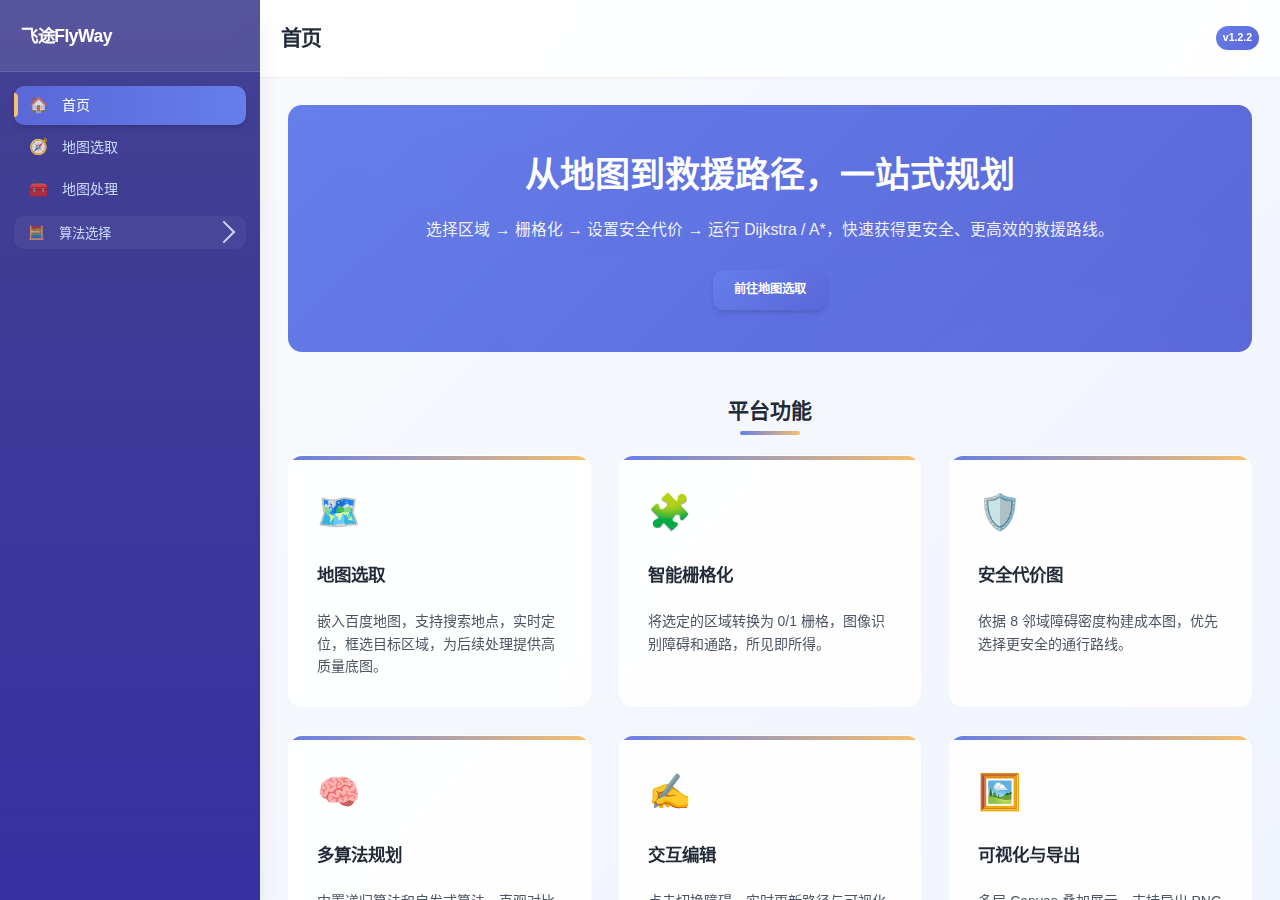
<file: web/index.html>
<!doctype html>
<html lang="zh-CN">
<head>
  <meta charset="UTF-8" />
  <meta name="viewport" content="width=device-width, initial-scale=1" />
  <title>首页 · 飞途FlyWay搜救平台</title>
  <link rel="stylesheet" href="style-new.css" />
  <script defer src="nav.js"></script>
</head>
<body data-page="home">
  <aside class="sidebar">
    <div class="brand">飞途FlyWay</div>
    <nav class="nav">
      <a class="nav-link" href="index.html" data-page="home"><span class="icon">🏠</span><span class="text">首页</span></a>
      <a class="nav-link" href="map-select.html" data-page="map-select"><span class="icon">🧭</span><span class="text">地图选取</span></a>
      <a class="nav-link" href="map-process.html" data-page="map-process"><span class="icon">🧰</span><span class="text">地图处理</span></a>
      <button class="nav-group" type="button" data-group="algo">
        <span class="icon">🧮</span><span class="text">算法选择</span>
        <span class="chevron"></span>
      </button>
      <div class="nav-sublist" data-parent="algo">
        <a class="nav-link sub" href="algo-uav.html" data-page="algo-uav"><span class="icon">📄</span><span class="text">无人机避障</span></a>
        <a class="nav-link sub" href="algo-aftershock.html" data-page="algo-aftershock"><span class="icon">📄</span><span class="text">余震模拟</span></a>
        <a class="nav-link sub" href="algo-extended.html" data-page="algo-extended"><span class="icon">📄</span><span class="text">扩展邻域搜索</span></a>
      </div>
    </nav>
  </aside>

  <main class="content">
    <header class="page-header">
      <div class="topbar">
        <h1 class="title">坍塌迷宫搜救平台</h1>
        <div class="meta">
          <span class="pill">v1.2.2</span>
        </div>
      </div>
    </header>

    <section class="page-body">
      <section class="hero">
        <h1>从地图到救援路径，一站式规划</h1>
  <p class="subtitle">选择区域 → 栅格化 → 设置安全代价 → 运行 Dijkstra / A*，快速获得更安全、更高效的救援路线。</p>
        <div class="cta">
          <a class="btn btn-primary" href="map-select.html">前往地图选取</a>
        </div>
      </section>

      <section class="features">
        <h2 class="section-title">平台功能</h2>
        <div class="feature-grid">
          <div class="feature-card">
            <div class="icon">🗺️</div>
            <h3>地图选取</h3>
            <p>嵌入百度地图，支持搜索地点，实时定位，框选目标区域，为后续处理提供高质量底图。</p>
          </div>
          <div class="feature-card">
            <div class="icon">🧩</div>
            <h3>智能栅格化</h3>
            <p>将选定的区域转换为 0/1 栅格，图像识别障碍和通路，所见即所得。</p>
          </div>
          <div class="feature-card">
            <div class="icon">🛡️</div>
            <h3>安全代价图</h3>
            <p>依据 8 邻域障碍密度构建成本图，优先选择更安全的通行路线。</p>
          </div>
          <div class="feature-card">
            <div class="icon">🧠</div>
            <h3>多算法规划</h3>
            <p>内置递归算法和启发式算法，直观对比步数与耗时，快速选型。</p>
          </div>
          <div class="feature-card">
            <div class="icon">✍️</div>
            <h3>交互编辑</h3>
            <p>点击切换障碍，实时更新路径与可视化层，调参更顺手。</p>
          </div>
          <div class="feature-card">
            <div class="icon">🖼️</div>
            <h3>可视化与导出</h3>
            <p>多层 Canvas 叠加展示，支持导出 PNG 以便汇报与归档。</p>
          </div>
          <div class="feature-card">
            <div class="icon">🌋</div>
            <h3>余震仿真</h3>
            <p>模拟余震导致的格子损坏并触发路径重规划，支持步进执行与自动运行，能在仿真中评估路径稳健性。</p>
          </div>
          <div class="feature-card">
            <div class="icon">⚙️</div>
            <h3>扩展邻域算法</h3>
            <p>扩展步进邻域到 5 × 5 范围，行动方向更多元，可寻找更短的直线段路径并在渲染时保持安全性。</p>
          </div>
        </div>
      </section>

      <section class="steps">
        <h2 class="section-title">三步上手</h2>
        <div class="steps-grid">
          <div class="step-card">
            <div class="step-index">1</div>
            <h3>地图选取</h3>
            <p>定位并框选目标区域，确定分析范围。</p>
          </div>
          <div class="step-card">
            <div class="step-index">2</div>
            <h3>地图处理</h3>
            <p>生成栅格、编辑障碍、开启安全代价图层。</p>
          </div>
          <div class="step-card">
            <div class="step-index">3</div>
            <h3>算法选择</h3>
            <p>运行并对比多种路径规划算法，获取结果。</p>
          </div>
        </div>
      </section>
    </section>
  </main>
</body>
</html>
</file>
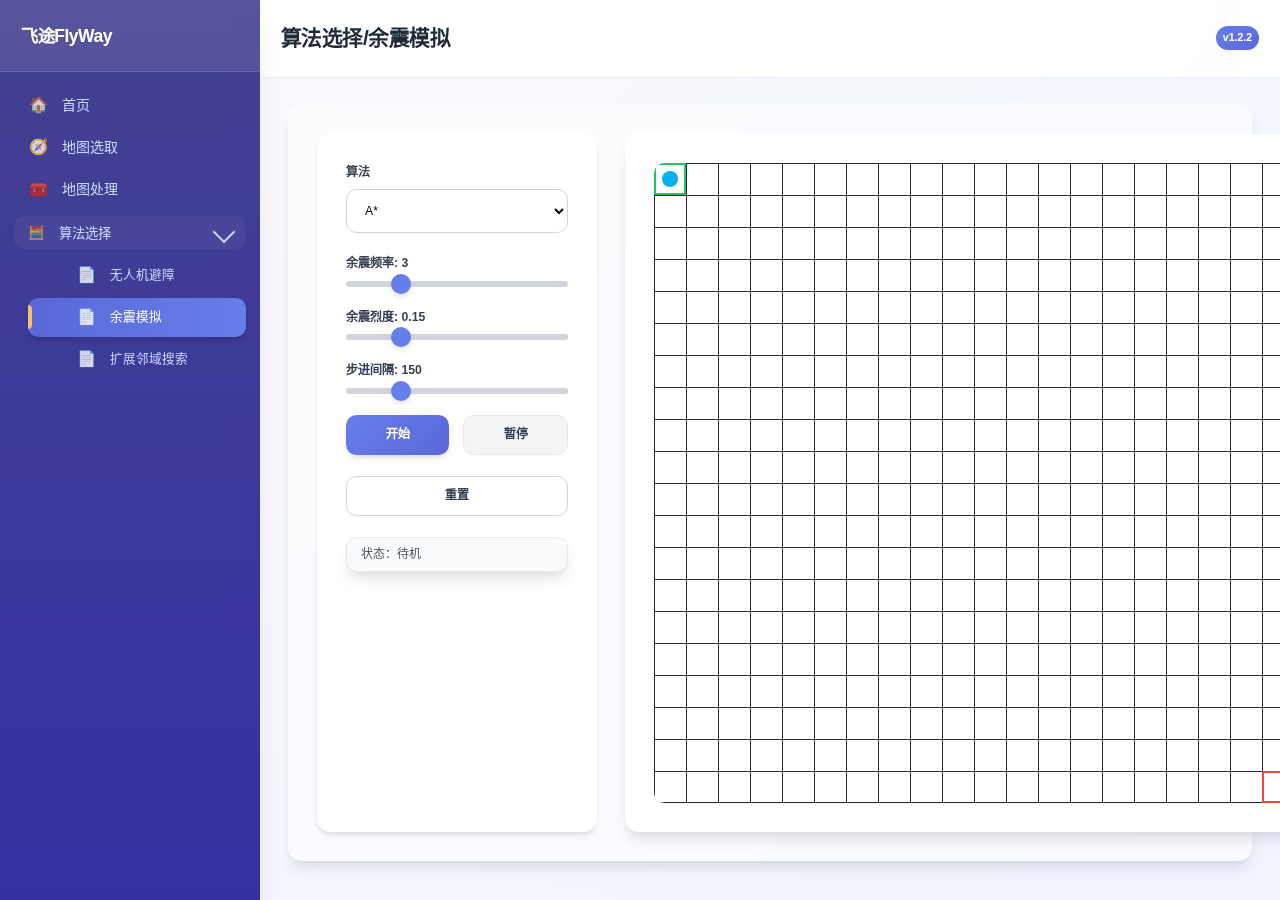
<file: web/algo-aftershock.html>
<!doctype html>
<html lang="zh-CN">
<head>
  <meta charset="UTF-8" />
  <meta name="viewport" content="width=device-width, initial-scale=1" />
  <title>余震模拟 · 飞途FlyWay搜救平台</title>
  <link rel="stylesheet" href="style-new.css" />
  <script defer src="nav.js"></script>
  <script defer src="algo-aftershock.js"></script>
</head>
<body data-page="algo-aftershock">
  <aside class="sidebar">
    <div class="brand">飞途FlyWay</div>
    <nav class="nav">
      <a class="nav-link" href="index.html" data-page="home"><span class="icon">🏠</span><span class="text">首页</span></a>
      <a class="nav-link" href="map-select.html" data-page="map-select"><span class="icon">🧭</span><span class="text">地图选取</span></a>
      <a class="nav-link" href="map-process.html" data-page="map-process"><span class="icon">🧰</span><span class="text">地图处理</span></a>
      <button class="nav-group" type="button" data-group="algo">
        <span class="icon">🧮</span><span class="text">算法选择</span>
        <span class="chevron"></span>
      </button>
      <div class="nav-sublist" data-parent="algo">
        <a class="nav-link sub" href="algo-uav.html" data-page="algo-uav"><span class="icon">📄</span><span class="text">无人机避障</span></a>
        <a class="nav-link sub" href="algo-aftershock.html" data-page="algo-aftershock"><span class="icon">📄</span><span class="text">余震模拟</span></a>
        <a class="nav-link sub" href="algo-extended.html" data-page="algo-extended"><span class="icon">📄</span><span class="text">扩展邻域搜索</span></a>
      </div>
    </nav>
  </aside>
  <main class="content">
      <header class="page-header">
        <div class="topbar">
          <h1 class="title">余震模拟</h1>
          <div class="meta"><span class="pill">v1.2.2</span></div>
        </div>
      </header>
    <section class="page-body">
      <div class="card process-wrap">
        <div class="process-left">
          <div class="form-row">
            <label>算法</label>
            <div class="row-inline">
              <select id="algoSel" style="width:100%">
                <option value="astar">A*</option>
              </select>
            </div>
          </div>
          <div class="form-row">
            <label>余震频率: <b><span id="intervalTicksVal">0.3</span></b></label>
            <input id="intervalTicks" type="range" min="1" max="10" step="1" value="3" />
          </div>
          <div class="form-row">
            <label>余震烈度: <b><span id="severityVal">0.15</span></b></label>
            <input id="severity" type="range" min="5" max="50" step="1" value="15" />
          </div>
          <div class="form-row">
            <label>步进间隔: <b><span id="stepDelayVal">150</span></b></label>
            <input id="stepDelay" type="range" min="50" max="500" step="10" value="150" />
          </div>
          <div class="form-row split">
            <button id="startBtn" class="btn btn-primary fit">开始</button>
            <button id="pauseBtn" class="btn btn-tertiary fit">暂停</button>
          </div>
          <div class="form-row">
            <button id="resetBtn" class="btn btn-secondary" style="width:100%">重置</button>
          </div>
          <div class="form-row">
            <div id="statusLine" class="card" style="font-size:12px;color:#4b5563;">
              状态：待机
            </div>
          </div>
        </div>
        <div class="process-right">
          <div class="grid-stage">
            <canvas id="simGrid" width="640" height="640"></canvas>
          </div>
        </div>
      </div>
    </section>
  </main>
</body>
</html>
</file>
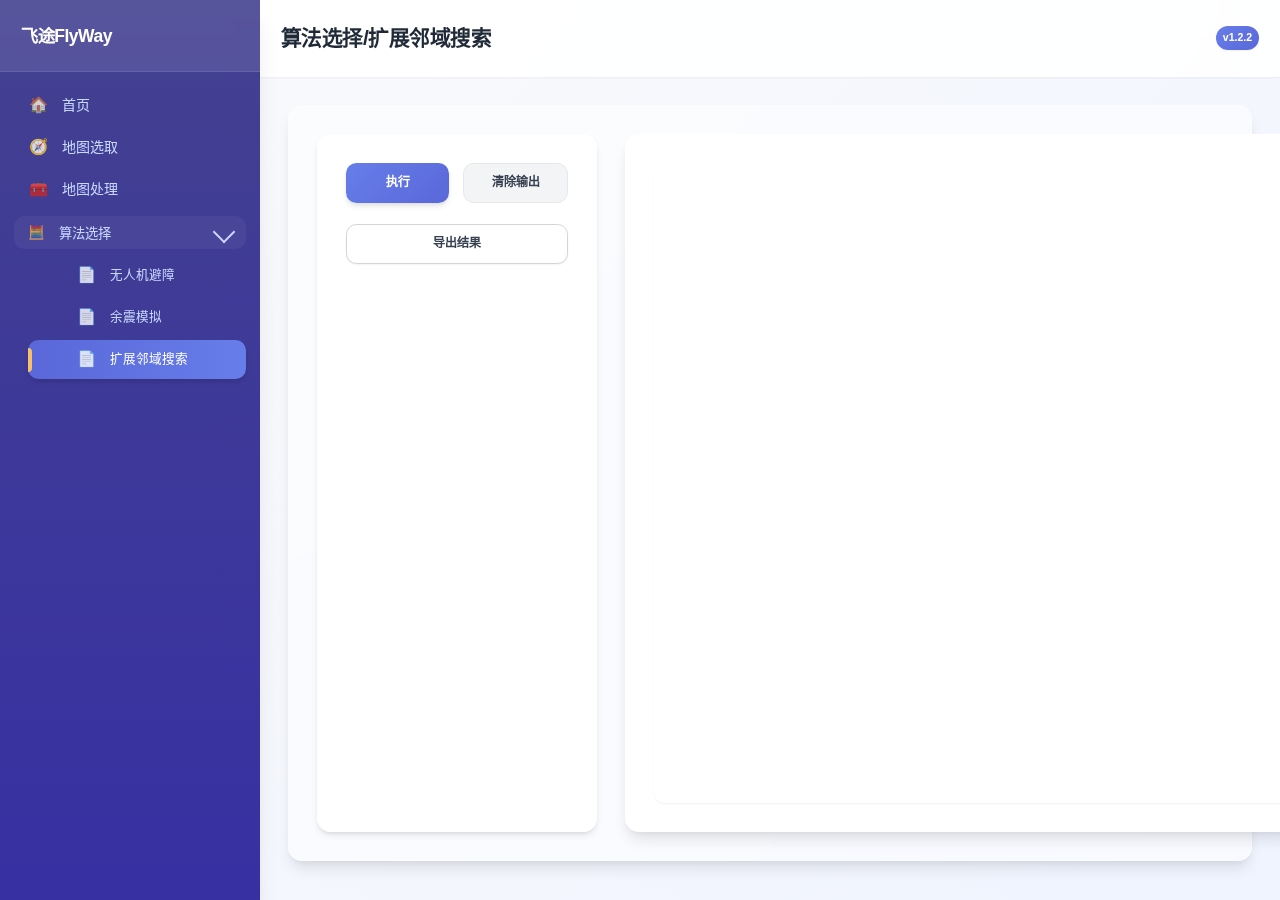
<file: web/algo-extended.html>
<!doctype html>
<html lang="zh-CN">
<head>
  <meta charset="UTF-8" />
  <meta name="viewport" content="width=device-width, initial-scale=1" />
  <title>扩展邻域搜索 · 飞途FlyWay搜救平台</title>
  <link rel="stylesheet" href="style-new.css" />
  <script defer src="nav.js"></script>
  <script defer src="algo-extended.js"></script>
</head>
<body data-page="algo-extended">
  <aside class="sidebar">
    <div class="brand">飞途FlyWay</div>
    <nav class="nav">
      <a class="nav-link" href="index.html" data-page="home"><span class="icon">🏠</span><span class="text">首页</span></a>
      <a class="nav-link" href="map-select.html" data-page="map-select"><span class="icon">🧭</span><span class="text">地图选取</span></a>
      <a class="nav-link" href="map-process.html" data-page="map-process"><span class="icon">🧰</span><span class="text">地图处理</span></a>
      <button class="nav-group" type="button" data-group="algo">
        <span class="icon">🧮</span><span class="text">算法选择</span>
        <span class="chevron"></span>
      </button>
      <div class="nav-sublist" data-parent="algo">
        <a class="nav-link sub" href="algo-uav.html" data-page="algo-uav"><span class="icon">📄</span><span class="text">无人机避障</span></a>
        <a class="nav-link sub" href="algo-aftershock.html" data-page="algo-aftershock"><span class="icon">📄</span><span class="text">余震模拟</span></a>
        <a class="nav-link sub" href="algo-extended.html" data-page="algo-extended"><span class="icon">📄</span><span class="text">扩展邻域搜索</span></a>
      </div>
    </nav>
  </aside>
  <main class="content">
    <header class="page-header">
      <div class="topbar">
        <h1 class="title">扩展邻域搜索</h1>
        <div class="meta"><span class="pill">v1.2.2</span></div>
      </div>
    </header>
    <section class="page-body">
      <div class="card process-wrap">
        <div class="process-left">
          <div class="form-row split">
            <button id="runBtn" class="btn btn-primary fit">执行</button>
            <button id="clearBtn" class="btn btn-tertiary fit">清除输出</button>
          </div>
          <div class="form-row">
            <button id="exportBtn" class="btn btn-secondary" style="width:100%">导出结果</button>
          </div>
        </div>
        <div class="process-right">
          <div class="grid-stage">
            <canvas id="extGrid" width="640" height="640"></canvas>
          </div>
        </div>
      </div>
    </section>
  </main>
</body>
</html>
</file>
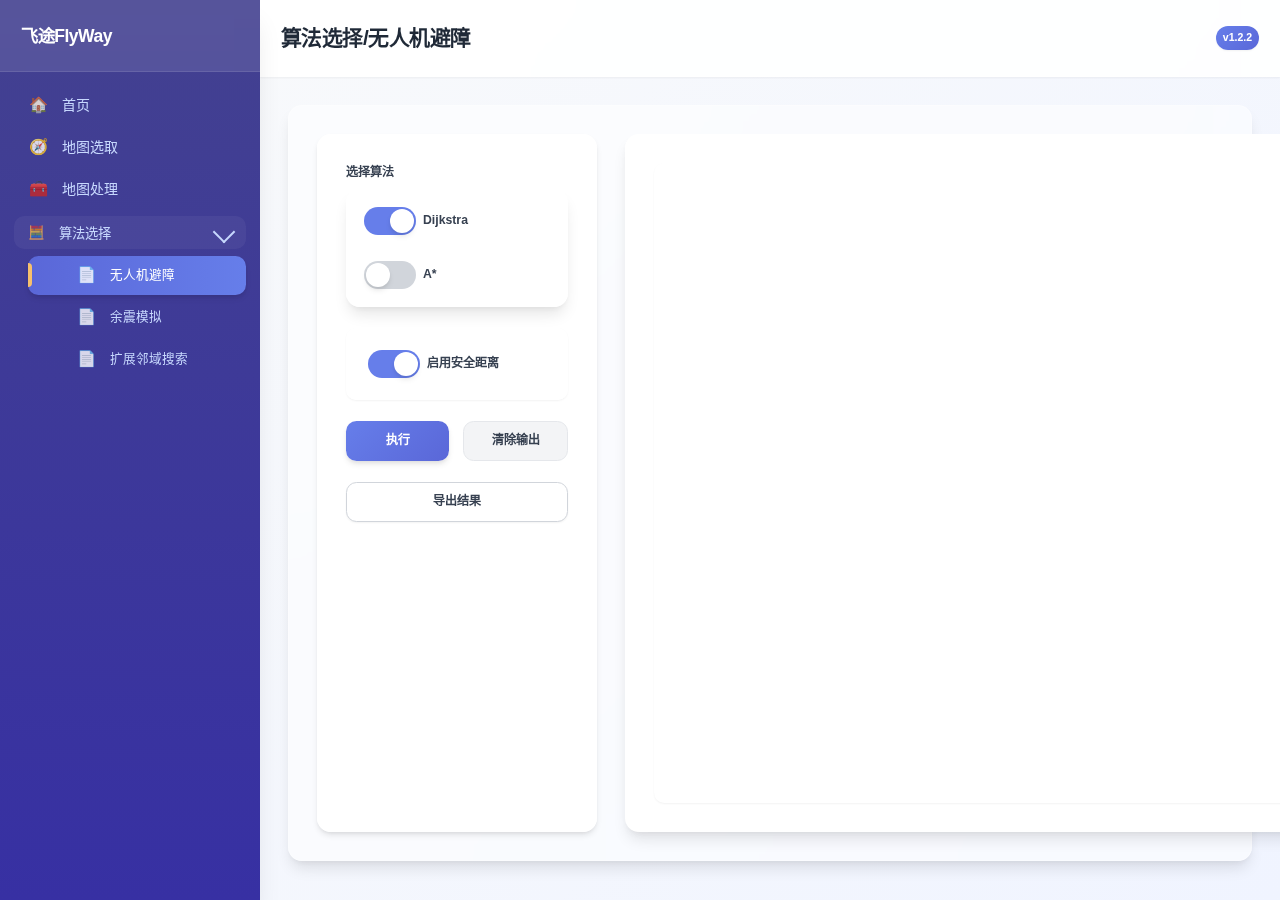
<file: web/algo-uav.html>
<!doctype html>
<html lang="zh-CN">
<head>
  <meta charset="UTF-8" />
  <meta name="viewport" content="width=device-width, initial-scale=1" />
  <title>无人机避障 · 飞途FlyWay搜救平台</title>
  <link rel="stylesheet" href="style-new.css" />
  <script defer src="nav.js"></script>
  <script defer src="algo-uav.js"></script>
</head>
<body data-page="algo-uav">
  <aside class="sidebar">
    <div class="brand">飞途FlyWay</div>
    <nav class="nav">
      <a class="nav-link" href="index.html" data-page="home"><span class="icon">🏠</span><span class="text">首页</span></a>
      <a class="nav-link" href="map-select.html" data-page="map-select"><span class="icon">🧭</span><span class="text">地图选取</span></a>
      <a class="nav-link" href="map-process.html" data-page="map-process"><span class="icon">🧰</span><span class="text">地图处理</span></a>
      <button class="nav-group" type="button" data-group="algo">
        <span class="icon">🧮</span><span class="text">算法选择</span>
        <span class="chevron"></span>
      </button>
      <div class="nav-sublist" data-parent="algo">
        <a class="nav-link sub" href="algo-uav.html" data-page="algo-uav"><span class="icon">📄</span><span class="text">无人机避障</span></a>
        <a class="nav-link sub" href="algo-aftershock.html" data-page="algo-aftershock"><span class="icon">📄</span><span class="text">余震模拟</span></a>
        <a class="nav-link sub" href="algo-extended.html" data-page="algo-extended"><span class="icon">📄</span><span class="text">扩展邻域搜索</span></a>
      </div>
    </nav>
  </aside>
  <main class="content">
      <header class="page-header">
        <div class="topbar">
          <h1 class="title">无人机避障</h1>
          <div class="meta"><span class="pill">v1.2.2</span></div>
        </div>
      </header>
    <section class="page-body">
      <div class="card process-wrap">
        <div class="process-left">
          <div class="form-row">
            <label>选择算法</label>
            <div class="card" style="padding:10px;display:flex;gap:12px;flex-direction:column">
              <label class="toggle" style="margin:0;">
                <input type="checkbox" class="algoCheck toggle-input" value="dijkstra" checked>
                <span class="toggle-track" aria-hidden="true"><span class="toggle-thumb"></span></span>
                <span class="toggle-label">Dijkstra</span>
              </label>
              <label class="toggle" style="margin:0;">
                <input type="checkbox" class="algoCheck toggle-input" value="astar">
                <span class="toggle-track" aria-hidden="true"><span class="toggle-thumb"></span></span>
                <span class="toggle-label">A*</span>
              </label>
            </div>
          </div>
          <div class="form-row">
            <div class="toggle-box card">
              <label class="toggle" style="margin:0;">
                <input id="enableSafe" type="checkbox" class="toggle-input" checked>
                <span class="toggle-track" aria-hidden="true"><span class="toggle-thumb"></span></span>
                <span class="toggle-label">启用安全距离</span>
              </label>
            </div>
          </div>
          <div class="form-row split">
            <button id="runBtn" class="btn btn-primary fit">执行</button>
            <button id="clearBtn" class="btn btn-tertiary fit">清除输出</button>
          </div>
          <div class="form-row">
            <button id="exportBtn" class="btn btn-secondary" style="width:100%">导出结果</button>
          </div>
        </div>
        <div class="process-right">
          <div class="grid-stage">
            <canvas id="uavGrid" width="640" height="640"></canvas>
          </div>
        </div>
      </div>
    </section>
  </main>
</body>
</html>
</file>
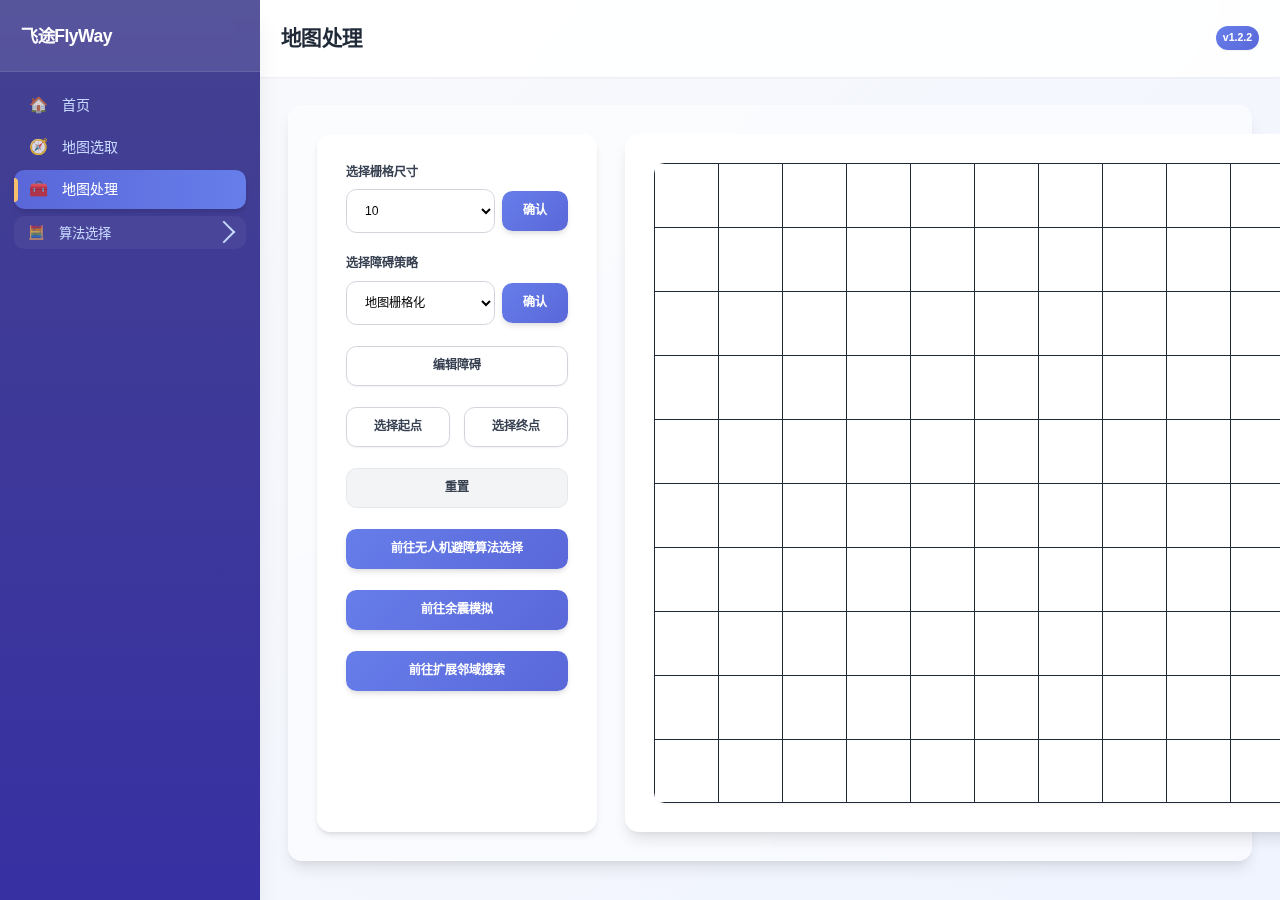
<file: web/map-process.html>
<!doctype html>
<html lang="zh-CN">
<head>
  <meta charset="UTF-8" />
  <meta name="viewport" content="width=device-width, initial-scale=1" />
  <title>地图处理 · 飞途FlyWay搜救平台</title>
  <link rel="stylesheet" href="style-new.css" />
  <script defer src="nav.js"></script>
  <script defer src="map-process.js"></script>
</head>
<body data-page="map-process">
  <aside class="sidebar">
    <div class="brand">飞途FlyWay</div>
    <nav class="nav">
      <a class="nav-link" href="index.html" data-page="home"><span class="icon">🏠</span><span class="text">首页</span></a>
      <a class="nav-link" href="map-select.html" data-page="map-select"><span class="icon">🧭</span><span class="text">地图选取</span></a>
      <a class="nav-link" href="map-process.html" data-page="map-process"><span class="icon">🧰</span><span class="text">地图处理</span></a>
      <button class="nav-group" type="button" data-group="algo">
        <span class="icon">🧮</span><span class="text">算法选择</span>
        <span class="chevron"></span>
      </button>
      <div class="nav-sublist" data-parent="algo">
        <a class="nav-link sub" href="algo-uav.html" data-page="algo-uav"><span class="icon">📄</span><span class="text">无人机避障</span></a>
        <a class="nav-link sub" href="algo-aftershock.html" data-page="algo-aftershock"><span class="icon">📄</span><span class="text">余震模拟</span></a>
        <a class="nav-link sub" href="algo-extended.html" data-page="algo-extended"><span class="icon">📄</span><span class="text">扩展邻域搜索</span></a>
      </div>
    </nav>
  </aside>
  <main class="content">
    <header class="page-header">
      <div class="topbar">
        <h1 class="title">地图处理</h1>
  <div class="meta"><span class="pill">v1.2.2</span></div>
      </div>
    </header>
    <section class="page-body">
      <div class="card process-wrap">
        <div class="process-left">
          <div class="form-row">
            <label for="gridSizeSel">选择栅格尺寸</label>
            <div class="row-inline">
              <select id="gridSizeSel">
                <option value="10">10</option>
                <option value="20">20</option>
                <option value="40">40</option>
                <option value="80">80</option>
              </select>
              <button id="confirmSize" class="btn btn-primary push-right">确认</button>
            </div>
          </div>
          <div class="form-row">
            <label for="obstacleStrategy">选择障碍策略</label>
            <div class="row-inline">
              <select id="obstacleStrategy">
                <option value="map">地图栅格化</option>
                <option value="random">随机生成障碍</option>
                <option value="import">导入栅格</option>
              </select>
              <button id="applyStrategy" class="btn btn-primary push-right">确认</button>
            </div>
          </div>
          <div class="form-row">
            <button id="toggleEdit" class="btn btn-secondary">编辑障碍</button>
          </div>
          <div class="form-row split">
            <button id="pickStart" class="btn btn-secondary fit">选择起点</button>
            <button id="pickEnd" class="btn btn-secondary fit">选择终点</button>
          </div>
          <div class="form-row">
            <button id="resetAll" class="btn btn-tertiary" style="width:100%">重置</button>
          </div>
          <div class="form-row">
            <a class="btn btn-primary" href="algo-uav.html" style="width:100%; text-align:center;">前往无人机避障算法选择</a>
          </div>
          <div class="form-row">
            <a class="btn btn-primary" href="algo-aftershock.html" style="width:100%; text-align:center;">前往余震模拟</a>
          </div>
          <div class="form-row">
            <a class="btn btn-primary" href="algo-extended.html" style="width:100%; text-align:center;">前往扩展邻域搜索</a>
          </div>
        </div>
        <div class="process-right">
          <div class="grid-stage">
            <canvas id="gridStage" width="640" height="640"></canvas>
          </div>
        </div>
      </div>
    </section>
  </main>
</body>
</html>
</file>
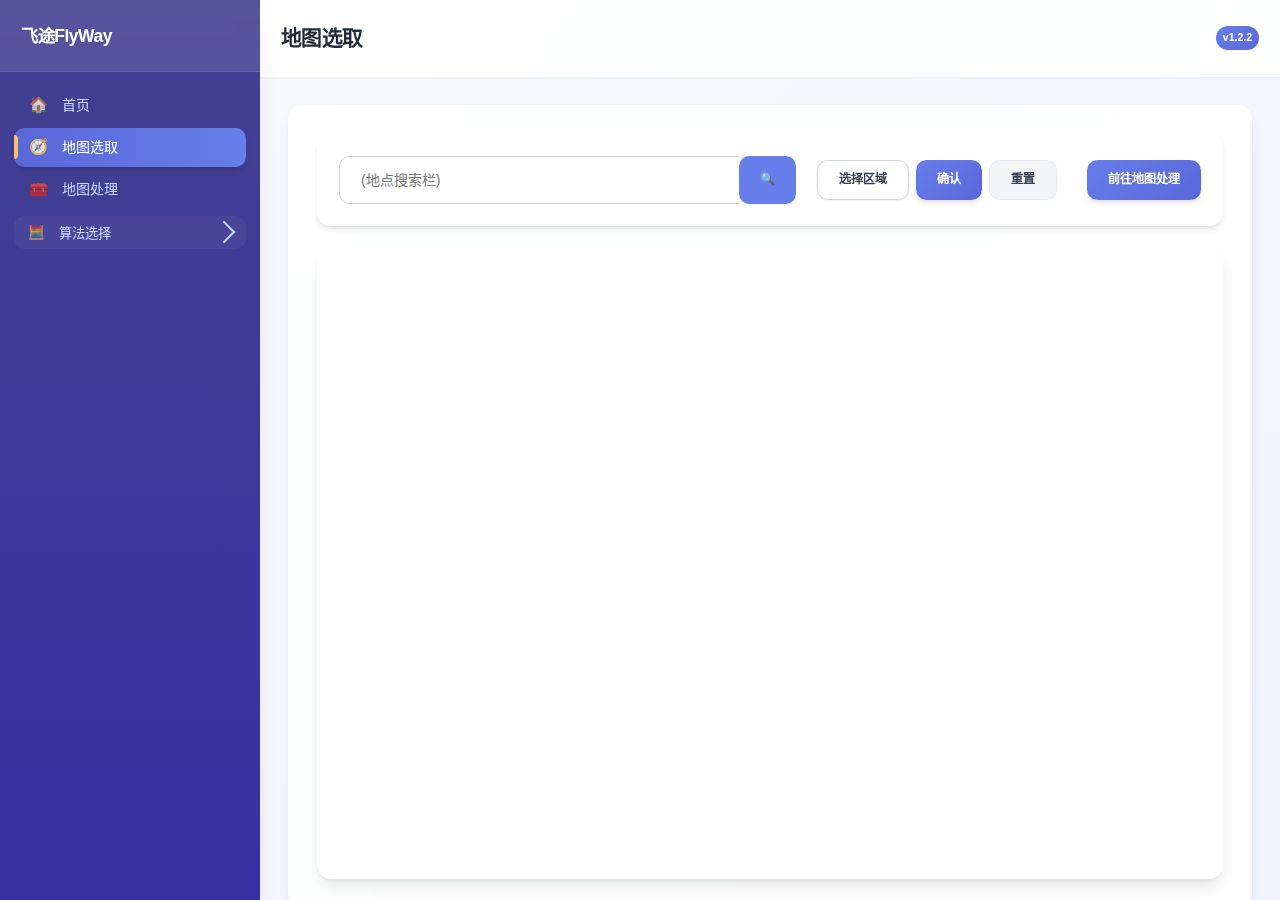
<file: web/map-select.html>
<!doctype html>
<html lang="zh-CN">
<head>
  <meta charset="UTF-8" />
  <meta name="viewport" content="width=device-width, initial-scale=1" />
  <title>地图选取 · 飞途FlyWay搜救平台</title>
  <link rel="stylesheet" href="style-new.css" />
  <script defer src="nav.js"></script>
  <script src="https://api.map.baidu.com/api?v=1.0&type=webgl&ak=eixNunc1MkU30HNkDVcDz7ILhOE13cKk"></script>
  <script defer src="map-select.js"></script>
</head>
<body data-page="map-select">
  <aside class="sidebar">
    <div class="brand">飞途FlyWay</div>
    <nav class="nav">
      <a class="nav-link" href="index.html" data-page="home"><span class="icon">🏠</span><span class="text">首页</span></a>
      <a class="nav-link" href="map-select.html" data-page="map-select"><span class="icon">🧭</span><span class="text">地图选取</span></a>
      <a class="nav-link" href="map-process.html" data-page="map-process"><span class="icon">🧰</span><span class="text">地图处理</span></a>
      <button class="nav-group" type="button" data-group="algo">
        <span class="icon">🧮</span><span class="text">算法选择</span>
        <span class="chevron"></span>
      </button>
      <div class="nav-sublist" data-parent="algo">
        <a class="nav-link sub" href="algo-uav.html" data-page="algo-uav"><span class="icon">📄</span><span class="text">无人机避障</span></a>
        <a class="nav-link sub" href="algo-aftershock.html" data-page="algo-aftershock"><span class="icon">📄</span><span class="text">余震模拟</span></a>
        <a class="nav-link sub" href="algo-extended.html" data-page="algo-extended"><span class="icon">📄</span><span class="text">扩展邻域搜索</span></a>
      </div>
    </nav>
  </aside>
  <main class="content">
    <header class="page-header">
      <div class="topbar">
        <h1 class="title">地图选取</h1>
        <div class="meta"><span class="pill">v1.2.2</span></div>
      </div>
    </header>
    <section class="page-body">
      <div class="card">
        <div class="toolbar">
          <div class="search-group">
            <input id="placeInput" type="text" placeholder="(地点搜索栏)" />
            <button id="btnSearch" class="btn btn-secondary">🔍</button>
          </div>
          <div class="btn-group">
            <button id="btnSelectArea" class="btn btn-secondary">选择区域</button>
            <button id="btnConfirm" class="btn btn-primary">确认</button>
            <button id="btnCancel" class="btn btn-tertiary">重置</button>
          </div>
          <div class="toolbar-right">
            <a class="btn btn-primary" href="map-process.html">前往地图处理</a>
          </div>
        </div>

        <div class="map-wrap">
          <div id="bmap" class="bmap"></div>
          <canvas id="selLayer" class="sel-layer"></canvas>
        </div>
      </div>
    </section>
  </main>
</body>
</html>
</file>
<file: web/style-new.css>
/* CSS变量定义 - 主题色彩系统 */
:root {
  /* 主色调 - 深海蓝系 */
  --primary-50: #f0f4ff;
  --primary-100: #e0e9ff;
  --primary-200: #c7d8fe;
  --primary-300: #a5b8fc;
  --primary-400: #8b93f7;
  --primary-500: #667eea;
  --primary-600: #5a67d8;
  --primary-700: #4c51bf;
  --primary-800: #434190;
  --primary-900: #3730a3;

  /* 辅助色 - 暖色系 */
  --secondary-50: #fefdf9;
  --secondary-100: #fef7ed;
  --secondary-200: #fdebd0;
  --secondary-300: #fbd9a3;
  --secondary-400: #f7c06c;
  --secondary-500: #f59e0b;
  --secondary-600: #d97706;
  --secondary-700: #b45309;
  --secondary-800: #92400e;
  --secondary-900: #78350f;

  /* 中性色 */
  --gray-50: #f9fafb;
  --gray-100: #f3f4f6;
  --gray-200: #e5e7eb;
  --gray-300: #d1d5db;
  --gray-400: #9ca3af;
  --gray-500: #6b7280;
  --gray-600: #4b5563;
  --gray-700: #374151;
  --gray-800: #1f2937;
  --gray-900: #111827;

  /* 功能色 */
  --success: #10b981;
  --warning: #f59e0b;
  --error: #ef4444;
  --info: #3b82f6;

  /* 阴影系统 */
  --shadow-sm: 0 1px 2px 0 rgba(0, 0, 0, 0.05);
  --shadow-md: 0 4px 6px -1px rgba(0, 0, 0, 0.1), 0 2px 4px -1px rgba(0, 0, 0, 0.06);
  --shadow-lg: 0 10px 15px -3px rgba(0, 0, 0, 0.1), 0 4px 6px -2px rgba(0, 0, 0, 0.05);
  --shadow-xl: 0 20px 25px -5px rgba(0, 0, 0, 0.1), 0 10px 10px -5px rgba(0, 0, 0, 0.04);

  /* 圆角系统 */
  --radius-sm: 0.375rem;
  --radius-md: 0.5rem;
  --radius-lg: 0.75rem;
  --radius-xl: 1rem;

  /* 间距系统 */
  --space-xs: 0.25rem;
  --space-sm: 0.5rem;
  --space-md: 1rem;
  --space-lg: 1.5rem;
  --space-xl: 2rem;
  --space-2xl: 3rem;

  /* 字体系统 */
  --font-sans: 'Inter', -apple-system, BlinkMacSystemFont, 'Segoe UI', Roboto, 'Helvetica Neue', Arial, sans-serif;
  --font-mono: 'JetBrains Mono', 'Fira Code', Consolas, monospace;
}

/* ====================================
   基础样式重置与全局设置
   ==================================== */
* {
  box-sizing: border-box;
  margin: 0;
  padding: 0;
}

html {
  height: 100%;
  font-size: 14px;
  line-height: 1.6;
}

body {
  height: 100%;
  font-family: var(--font-sans);
  background: linear-gradient(135deg, var(--gray-50) 0%, var(--primary-50) 100%);
  color: var(--gray-800);
  display: flex;
  overflow: hidden;
}

/* ====================================
   侧边栏导航 - 现代化设计
   ==================================== */
.sidebar {
  position: fixed;
  left: 0;
  top: 0;
  bottom: 0;
  width: 260px;
  background: linear-gradient(180deg, var(--primary-800) 0%, var(--primary-900) 100%);
  color: var(--primary-100);
  display: flex;
  flex-direction: column;
  box-shadow: var(--shadow-xl);
  z-index: 1000;
  overflow: hidden;
}

.brand {
  height: 72px;
  display: flex;
  align-items: center;
  padding: 0 var(--space-lg);
  font-weight: 700;
  font-size: 1.25rem;
  color: white;
  background: rgba(255, 255, 255, 0.1);
  backdrop-filter: blur(10px);
  border-bottom: 1px solid rgba(255, 255, 255, 0.1);
  letter-spacing: -0.025em;
}

.nav {
  padding: var(--space-md);
  overflow-y: auto;
  flex: 1;
}

.nav-link {
  display: flex;
  align-items: center;
  gap: var(--space-md);
  padding: var(--space-sm) var(--space-md);
  border-radius: var(--radius-lg);
  color: var(--primary-200);
  text-decoration: none;
  transition: all 0.2s cubic-bezier(0.4, 0, 0.2, 1);
  margin-bottom: var(--space-xs);
  position: relative;
  font-weight: 500;
}

.nav-link .icon {
  width: 20px;
  text-align: center;
  font-size: 1.1rem;
  opacity: 0.8;
}

.nav-link:hover {
  background: rgba(255, 255, 255, 0.1);
  color: white;
  transform: translateX(4px);
}

.nav-link.active {
  background: linear-gradient(90deg, var(--primary-600) 0%, var(--primary-500) 100%);
  color: white;
  box-shadow: var(--shadow-md);
}

.nav-link.active::before {
  content: '';
  position: absolute;
  left: 0;
  top: 50%;
  transform: translateY(-50%);
  width: 4px;
  height: 24px;
  background: var(--secondary-400);
  border-radius: 0 4px 4px 0;
}

.nav-link.sub {
  padding-left: calc(var(--space-md) + 20px + var(--space-md));
  font-size: 0.9rem;
}

/* 导航分组样式 */
.nav-group {
  width: 100%;
  display: flex;
  align-items: center;
  gap: var(--space-md);
  padding: var(--space-sm) var(--space-md);
  margin: var(--space-sm) 0;
  border: none;
  background: rgba(255, 255, 255, 0.05);
  color: var(--primary-200);
  border-radius: var(--radius-lg);
  cursor: pointer;
  text-align: left;
  transition: all 0.2s ease;
  font-weight: 500;
}

.nav-group:hover {
  background: rgba(255, 255, 255, 0.1);
  color: white;
}

.nav-group .chevron {
  margin-left: auto;
  width: 16px;
  height: 16px;
  border-right: 2px solid currentColor;
  border-bottom: 2px solid currentColor;
  transform: rotate(-45deg);
  transition: transform 0.2s ease;
}

.nav-group.active .chevron {
  transform: rotate(45deg);
}

.nav-sublist {
  display: none;
  padding-left: var(--space-md);
}

.nav-sublist.open {
  display: block;
  animation: slideDown 0.2s ease-out;
}

@keyframes slideDown {
  from {
    opacity: 0;
    transform: translateY(-10px);
  }
  to {
    opacity: 1;
    transform: translateY(0);
  }
}

/* ====================================
   主内容区域
   ==================================== */
.content {
  margin-left: 260px;
  min-height: 100vh;
  width: calc(100% - 260px);
  display: flex;
  flex-direction: column;
  overflow: auto;
  background: transparent;
}

.page-header {
  background: rgba(255, 255, 255, 0.9);
  backdrop-filter: blur(20px);
  border-bottom: 1px solid rgba(255, 255, 255, 0.2);
  padding: var(--space-lg);
  position: sticky;
  top: 0;
  z-index: 100;
  box-shadow: var(--shadow-sm);
}

.page-body {
  padding: var(--space-xl);
  flex: 1;
}

/* ====================================
   顶部栏样式
   ==================================== */
.topbar {
  display: flex;
  align-items: center;
  justify-content: space-between;
}

.topbar .title {
  margin: 0;
  font-size: 1.5rem;
  font-weight: 700;
  color: var(--gray-800);
  letter-spacing: -0.025em;
}

.meta {
  display: flex;
  align-items: center;
  gap: var(--space-sm);
}

.pill {
  display: inline-block;
  padding: var(--space-xs) var(--space-sm);
  background: linear-gradient(135deg, var(--primary-500) 0%, var(--primary-600) 100%);
  color: white;
  border-radius: 999px;
  font-size: 0.75rem;
  font-weight: 600;
  box-shadow: var(--shadow-sm);
}

/* ====================================
   按钮系统 - 现代化设计
   ==================================== */
.btn {
  display: inline-flex;
  align-items: center;
  justify-content: center;
  padding: var(--space-sm) var(--space-lg);
  border-radius: var(--radius-lg);
  text-decoration: none;
  font-weight: 600;
  border: none;
  cursor: pointer;
  transition: all 0.2s cubic-bezier(0.4, 0, 0.2, 1);
  font-size: 0.875rem;
  line-height: 1.25rem;
  min-height: 40px;
  position: relative;
  overflow: hidden;
}

.btn::before {
  content: '';
  position: absolute;
  top: 0;
  left: -100%;
  width: 100%;
  height: 100%;
  background: linear-gradient(90deg, transparent, rgba(255, 255, 255, 0.2), transparent);
  transition: left 0.5s;
}

.btn:hover::before {
  left: 100%;
}

.btn-primary {
  background: linear-gradient(135deg, var(--primary-500) 0%, var(--primary-600) 100%);
  color: white;
  box-shadow: var(--shadow-md);
}

.btn-primary:hover {
  background: linear-gradient(135deg, var(--primary-600) 0%, var(--primary-700) 100%);
  transform: translateY(-2px);
  box-shadow: var(--shadow-lg);
}

.btn-secondary {
  background: white;
  color: var(--gray-700);
  border: 1px solid var(--gray-300);
  box-shadow: var(--shadow-sm);
}

.btn-secondary:hover {
  background: var(--gray-50);
  border-color: var(--gray-400);
  transform: translateY(-1px);
  box-shadow: var(--shadow-md);
}

.btn-tertiary {
  background: var(--gray-100);
  color: var(--gray-700);
  border: 1px solid var(--gray-200);
}

.btn-tertiary:hover {
  background: var(--gray-200);
  border-color: var(--gray-300);
}

/* ====================================
   卡片系统
   ==================================== */
.card {
  background: rgba(255, 255, 255, 0.9);
  backdrop-filter: blur(20px);
  border: 1px solid rgba(255, 255, 255, 0.3);
  border-radius: var(--radius-xl);
  padding: var(--space-xl);
  box-shadow: var(--shadow-lg);
  transition: all 0.3s ease;
}

.card:hover {
  transform: translateY(-2px);
  box-shadow: var(--shadow-xl);
}

/* ====================================
   首页样式 - Hero区域
   ==================================== */
.hero {
  background: linear-gradient(135deg, var(--primary-500) 0%, var(--primary-600) 100%);
  border-radius: var(--radius-xl);
  padding: var(--space-2xl);
  margin-bottom: var(--space-2xl);
  color: white;
  text-align: center;
  position: relative;
  overflow: hidden;
}

.hero::before {
  content: '';
  position: absolute;
  top: 0;
  left: 0;
  right: 0;
  bottom: 0;
  background: url('data:image/svg+xml,<svg xmlns="http://www.w3.org/2000/svg" viewBox="0 0 1000 1000"><defs><radialGradient id="a" cx="50%" cy="50%"><stop offset="0%" stop-color="%23ffffff" stop-opacity="0.1"/><stop offset="100%" stop-color="%23ffffff" stop-opacity="0"/></radialGradient></defs><circle cx="200" cy="200" r="300" fill="url(%23a)"/><circle cx="800" cy="800" r="400" fill="url(%23a)"/></svg>') no-repeat center center;
  background-size: cover;
  opacity: 0.3;
}

.hero h1 {
  font-size: 2.5rem;
  font-weight: 700;
  margin-bottom: var(--space-md);
  position: relative;
  z-index: 1;
}

.hero .subtitle {
  font-size: 1.125rem;
  opacity: 0.9;
  margin-bottom: var(--space-xl);
  position: relative;
  z-index: 1;
}

.cta {
  display: flex;
  gap: var(--space-md);
  justify-content: center;
  flex-wrap: wrap;
  position: relative;
  z-index: 1;
}

/* ====================================
   功能特性网格
   ==================================== */
.section-title {
  font-size: 1.5rem;
  font-weight: 700;
  margin: var(--space-2xl) 0 var(--space-xl);
  color: var(--gray-800);
  text-align: center;
  position: relative;
}

.section-title::after {
  content: '';
  position: absolute;
  bottom: -8px;
  left: 50%;
  transform: translateX(-50%);
  width: 60px;
  height: 4px;
  background: linear-gradient(90deg, var(--primary-500) 0%, var(--secondary-400) 100%);
  border-radius: 2px;
}

.feature-grid {
  display: grid;
  grid-template-columns: repeat(auto-fit, minmax(300px, 1fr));
  gap: var(--space-xl);
  margin-bottom: var(--space-2xl);
}

.feature-card {
  background: rgba(255, 255, 255, 0.9);
  backdrop-filter: blur(20px);
  border: 1px solid rgba(255, 255, 255, 0.3);
  border-radius: var(--radius-xl);
  padding: var(--space-xl);
  display: flex;
  flex-direction: column;
  gap: var(--space-md);
  transition: all 0.3s ease;
  position: relative;
  overflow: hidden;
}

.feature-card::before {
  content: '';
  position: absolute;
  top: 0;
  left: 0;
  right: 0;
  height: 4px;
  background: linear-gradient(90deg, var(--primary-500) 0%, var(--secondary-400) 100%);
}

.feature-card:hover {
  transform: translateY(-4px);
  box-shadow: var(--shadow-xl);
}

.feature-card .icon {
  font-size: 2.5rem;
  margin-bottom: var(--space-sm);
}

.feature-card h3 {
  font-size: 1.25rem;
  font-weight: 600;
  color: var(--gray-800);
  margin-bottom: var(--space-sm);
}

.feature-card p {
  color: var(--gray-600);
  line-height: 1.6;
}

/* ====================================
   步骤卡片
   ==================================== */
.steps-grid {
  display: grid;
  grid-template-columns: repeat(auto-fit, minmax(250px, 1fr));
  gap: var(--space-xl);
}

.step-card {
  background: rgba(255, 255, 255, 0.9);
  backdrop-filter: blur(20px);
  border: 1px solid rgba(255, 255, 255, 0.3);
  border-radius: var(--radius-xl);
  padding: var(--space-xl);
  position: relative;
  transition: all 0.3s ease;
  text-align: center;
}

.step-card:hover {
  transform: translateY(-4px);
  box-shadow: var(--shadow-xl);
}

.step-index {
  position: absolute;
  top: -16px;
  left: 50%;
  transform: translateX(-50%);
  background: linear-gradient(135deg, var(--secondary-500) 0%, var(--secondary-600) 100%);
  color: white;
  border-radius: 50%;
  width: 40px;
  height: 40px;
  display: flex;
  align-items: center;
  justify-content: center;
  font-weight: 700;
  font-size: 1.25rem;
  box-shadow: var(--shadow-md);
}

.step-card h3 {
  font-size: 1.125rem;
  font-weight: 600;
  color: var(--gray-800);
  margin: var(--space-lg) 0 var(--space-sm);
}

.step-card p {
  color: var(--gray-600);
  line-height: 1.6;
}

/* ====================================
   地图选取页面样式
   ==================================== */
.toolbar {
  display: flex;
  gap: var(--space-lg);
  align-items: center;
  flex-wrap: wrap;
  justify-content: space-between;
  margin-bottom: var(--space-lg);
  background: rgba(255, 255, 255, 0.9);
  backdrop-filter: blur(20px);
  border: 1px solid rgba(255, 255, 255, 0.3);
  border-radius: var(--radius-xl);
  padding: var(--space-lg);
  box-shadow: var(--shadow-md);
}

.toolbar-right {
  margin-left: auto;
  display: flex;
  gap: var(--space-md);
  align-items: center;
}

.search-group {
  display: flex;
  align-items: center;
  position: relative;
}

.search-group input {
  width: 400px;
  height: 48px;
  border: 1px solid var(--gray-300);
  background: white;
  padding: 0 var(--space-lg);
  font-size: 1rem;
  border-top-left-radius: var(--radius-lg);
  border-bottom-left-radius: var(--radius-lg);
  border-right: none;
  transition: all 0.2s ease;
}

.search-group input:focus {
  outline: none;
  border-color: var(--primary-500);
  box-shadow: 0 0 0 3px rgba(102, 126, 234, 0.1);
}

.search-group #btnSearch {
  height: 48px;
  border-top-right-radius: var(--radius-lg);
  border-bottom-right-radius: var(--radius-lg);
  margin-left: 0;
  background: var(--primary-500);
  color: white;
  border: none;
  padding: 0 var(--space-lg);
  cursor: pointer;
  transition: all 0.2s ease;
}

.search-group #btnSearch:hover {
  background: var(--primary-600);
}

.btn-group {
  display: flex;
  gap: var(--space-sm);
  flex-wrap: wrap;
}

.map-wrap {
  position: relative;
  background: white;
  border: 1px solid rgba(255, 255, 255, 0.3);
  border-radius: var(--radius-xl);
  overflow: hidden;
  box-shadow: var(--shadow-lg);
}

.bmap {
  width: 100%;
  min-height: 600px;
  height: 70vh;
}

.sel-layer {
  position: absolute;
  left: 0;
  top: 0;
  width: 100%;
  height: 100%;
  z-index: 10;
  pointer-events: none;
}

.sel-layer.sel-active {
  pointer-events: auto;
  cursor: crosshair;
}

.sel-layer.sel-locked {
  pointer-events: auto;
  cursor: default;
}

/* ====================================
   地图处理页面样式
   ==================================== */
.process-wrap {
  display: flex;
  gap: var(--space-xl);
  padding: var(--space-xl);
  background: rgba(255, 255, 255, 0.5);
  backdrop-filter: blur(20px);
  border: 1px solid rgba(255, 255, 255, 0.3);
  border-radius: var(--radius-xl);
  box-shadow: var(--shadow-lg);
}

.process-left {
  width: 320px;
  min-width: 280px;
  background: rgba(255, 255, 255, 0.9);
  backdrop-filter: blur(20px);
  border: 1px solid rgba(255, 255, 255, 0.3);
  border-radius: var(--radius-xl);
  padding: var(--space-xl);
  display: flex;
  flex-direction: column;
  gap: var(--space-lg);
  box-shadow: var(--shadow-md);
}

.process-right {
  flex: 1;
  display: flex;
  justify-content: center;
  align-items: flex-start;
}

.grid-stage {
  background: white;
  border: 1px solid rgba(255, 255, 255, 0.3);
  border-radius: var(--radius-xl);
  padding: var(--space-xl);
  box-shadow: var(--shadow-lg);
  transition: all 0.3s ease;
}

.grid-stage:hover {
  box-shadow: var(--shadow-xl);
}

.grid-stage canvas {
  display: block;
  border-radius: var(--radius-lg);
  box-shadow: var(--shadow-sm);
}

/* ====================================
   表单元素样式
   ==================================== */
.form-row {
  display: flex;
  flex-direction: column;
  gap: var(--space-sm);
}

.form-row.split {
  flex-direction: row;
  gap: var(--space-md);
}

.form-row.split .fit {
  flex: 1;
}

.form-row label {
  font-size: 0.875rem;
  font-weight: 600;
  color: var(--gray-700);
}

.form-row input[type="text"],
.form-row input[type="number"],
.form-row select {
  height: 44px;
  border-radius: var(--radius-lg);
  border: 1px solid var(--gray-300);
  background: white;
  padding: 0 var(--space-md);
  font-size: 0.875rem;
  transition: all 0.2s ease;
}

.form-row input[type="text"]:focus,
.form-row input[type="number"]:focus,
.form-row select:focus {
  outline: none;
  border-color: var(--primary-500);
  box-shadow: 0 0 0 3px rgba(102, 126, 234, 0.1);
}

.row-inline {
  display: flex;
  gap: var(--space-sm);
  align-items: center;
}

.row-inline select {
  flex: 1;
  min-width: 120px;
  width: 100%;
}

.push-right {
  margin-left: auto;
}

/* ====================================
   切换开关样式
   ==================================== */
.toggle {
  display: flex;
  align-items: center;
  gap: var(--space-sm);
  cursor: pointer;
  user-select: none;
  padding: var(--space-sm);
  border-radius: var(--radius-lg);
  transition: all 0.2s ease;
}

.toggle:hover {
  background: var(--gray-50);
}

.toggle .toggle-label {
  font-size: 0.875rem;
  font-weight: 600;
  color: var(--gray-700);
  margin: 0;
}

.toggle .toggle-input {
  position: absolute;
  opacity: 0;
  width: 0;
  height: 0;
}

.toggle .toggle-track {
  position: relative;
  width: 52px;
  height: 28px;
  background: var(--gray-300);
  border-radius: 999px;
  transition: all 0.2s ease;
  display: inline-flex;
  align-items: center;
}

.toggle .toggle-thumb {
  position: absolute;
  left: 2px;
  width: 24px;
  height: 24px;
  background: white;
  border-radius: 50%;
  box-shadow: var(--shadow-md);
  transition: all 0.2s ease;
}

.toggle .toggle-input:checked + .toggle-track {
  background: var(--primary-500);
}

.toggle .toggle-input:checked + .toggle-track .toggle-thumb {
  left: 26px;
}

.toggle-box {
  padding: var(--space-md);
  background: rgba(255, 255, 255, 0.9);
  backdrop-filter: blur(20px);
  border: 1px solid rgba(255, 255, 255, 0.3);
  border-radius: var(--radius-lg);
  box-shadow: var(--shadow-sm);
}

/* ====================================
   滑块样式
   ==================================== */
input[type="range"] {
  -webkit-appearance: none;
  appearance: none;
  width: 100%;
  height: 6px;
  border-radius: 3px;
  background: var(--gray-300);
  outline: none;
  transition: all 0.2s ease;
}

input[type="range"]:focus {
  background: var(--gray-400);
}

input[type="range"]::-webkit-slider-thumb {
  -webkit-appearance: none;
  appearance: none;
  width: 20px;
  height: 20px;
  border-radius: 50%;
  background: var(--primary-500);
  cursor: pointer;
  box-shadow: var(--shadow-md);
  transition: all 0.2s ease;
}

input[type="range"]::-webkit-slider-thumb:hover {
  background: var(--primary-600);
  transform: scale(1.1);
}

input[type="range"]::-moz-range-thumb {
  width: 20px;
  height: 20px;
  border-radius: 50%;
  background: var(--primary-500);
  cursor: pointer;
  border: none;
  box-shadow: var(--shadow-md);
}

/* ====================================
   状态显示
   ==================================== */
#statusLine {
  background: var(--gray-50);
  border: 1px solid var(--gray-200);
  border-radius: var(--radius-lg);
  padding: var(--space-sm) var(--space-md);
  font-size: 0.75rem;
  color: var(--gray-600);
  font-family: var(--font-mono);
}

/* ====================================
   响应式设计
   ==================================== */
@media (max-width: 1200px) {
  .process-wrap {
    flex-direction: column;
  }
  
  .process-left {
    width: 100%;
    min-width: auto;
  }
  
  .feature-grid {
    grid-template-columns: 1fr;
  }
  
  .steps-grid {
    grid-template-columns: 1fr;
  }
}

@media (max-width: 768px) {
  .sidebar {
    width: 100%;
    height: auto;
    position: relative;
  }
  
  .content {
    margin-left: 0;
    width: 100%;
  }
  
  .hero h1 {
    font-size: 2rem;
  }
  
  .toolbar {
    flex-direction: column;
    align-items: stretch;
  }
  
  .toolbar-right {
    margin-left: 0;
    margin-top: var(--space-md);
  }
  
  .search-group input {
    width: 100%;
  }
}

/* ====================================
   滚动条美化
   ==================================== */
::-webkit-scrollbar {
  width: 8px;
  height: 8px;
}

::-webkit-scrollbar-track {
  background: var(--gray-100);
  border-radius: 4px;
}

::-webkit-scrollbar-thumb {
  background: var(--gray-400);
  border-radius: 4px;
  transition: all 0.2s ease;
}

::-webkit-scrollbar-thumb:hover {
  background: var(--gray-500);
}

/* ====================================
   加载动画
   ==================================== */
@keyframes pulse {
  0%, 100% {
    opacity: 1;
  }
  50% {
    opacity: 0.5;
  }
}

.loading {
  animation: pulse 2s cubic-bezier(0.4, 0, 0.6, 1) infinite;
}

/* ====================================
   工具提示
   ==================================== */
.tooltip {
  position: relative;
}

.tooltip::after {
  content: attr(data-tooltip);
  position: absolute;
  bottom: 100%;
  left: 50%;
  transform: translateX(-50%);
  background: var(--gray-800);
  color: white;
  padding: var(--space-xs) var(--space-sm);
  border-radius: var(--radius-sm);
  font-size: 0.75rem;
  white-space: nowrap;
  opacity: 0;
  pointer-events: none;
  transition: opacity 0.2s ease;
  z-index: 1000;
}

.tooltip:hover::after {
  opacity: 1;
}

/* ====================================
   打印样式
   ==================================== */
@media print {
  .sidebar {
    display: none;
  }
  
  .content {
    margin-left: 0;
    width: 100%;
  }
  
  .btn,
  .nav-group {
    display: none;
  }
}
</file>
